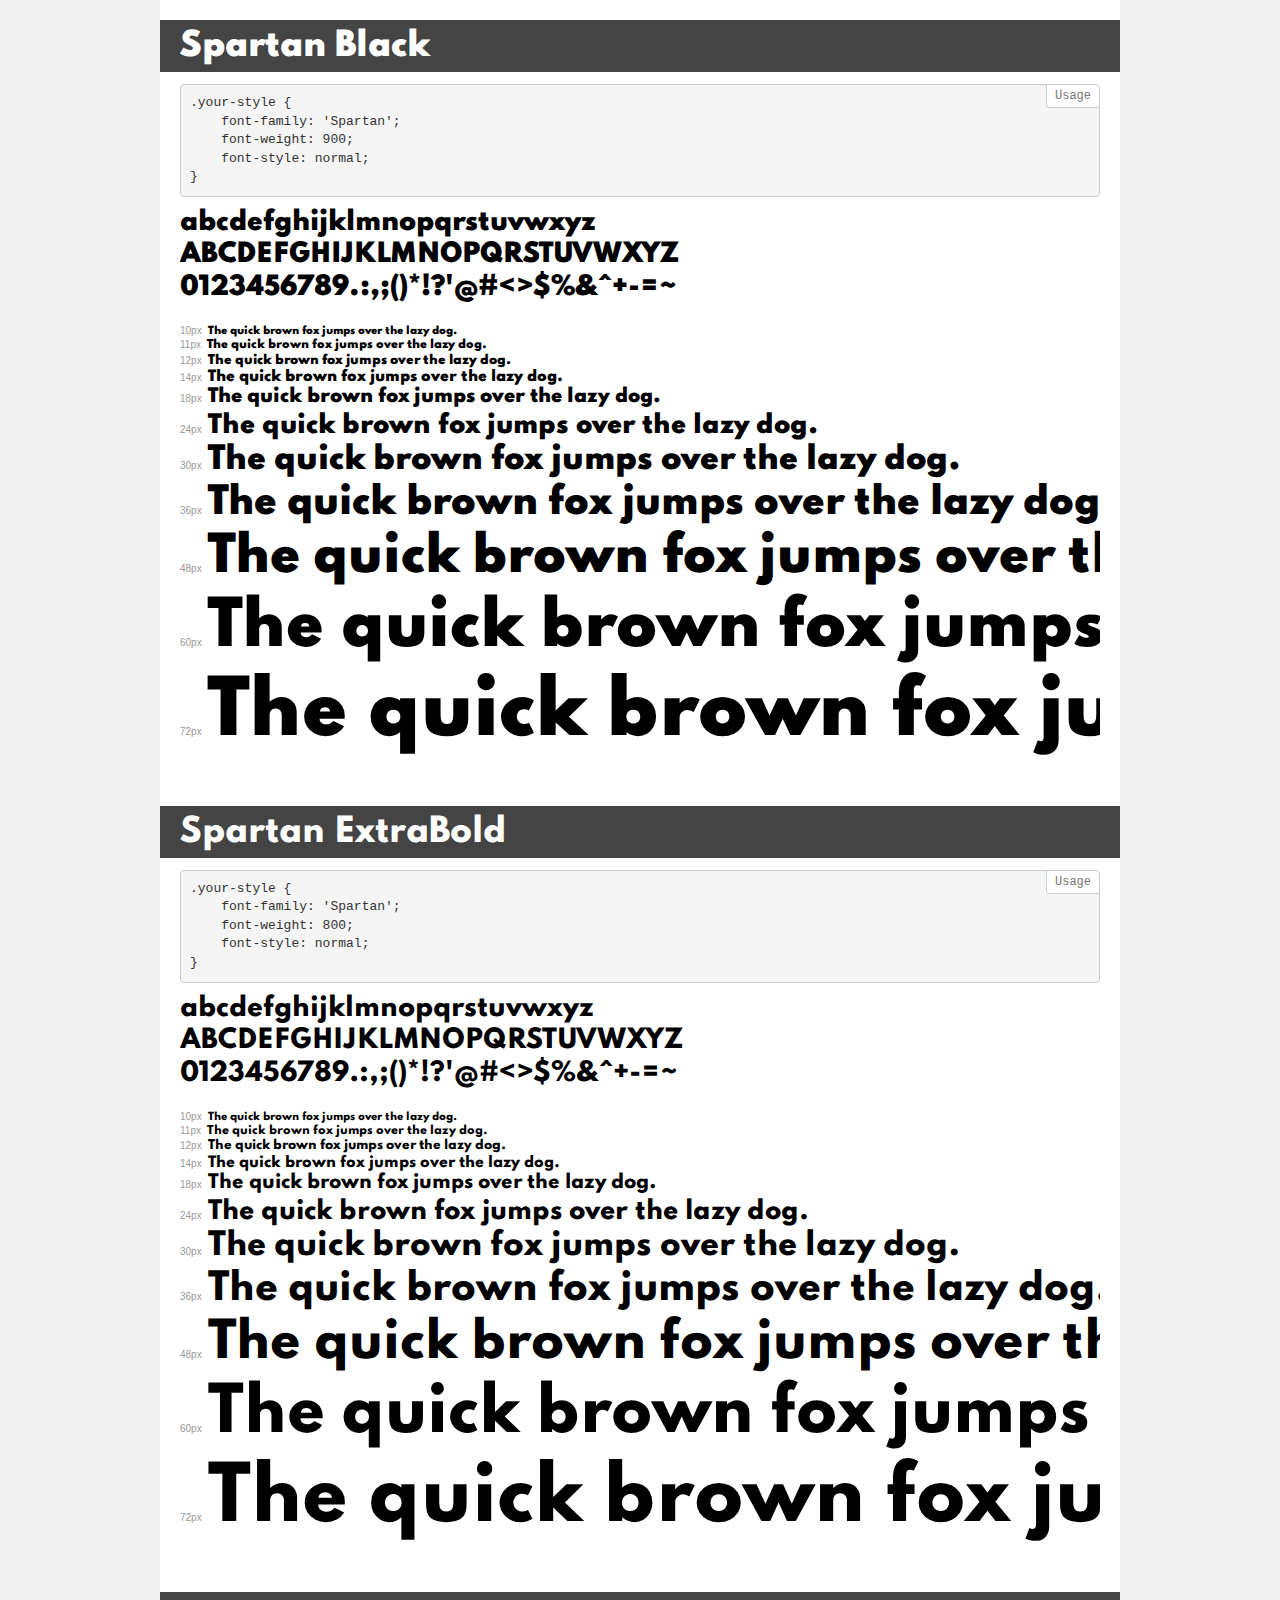
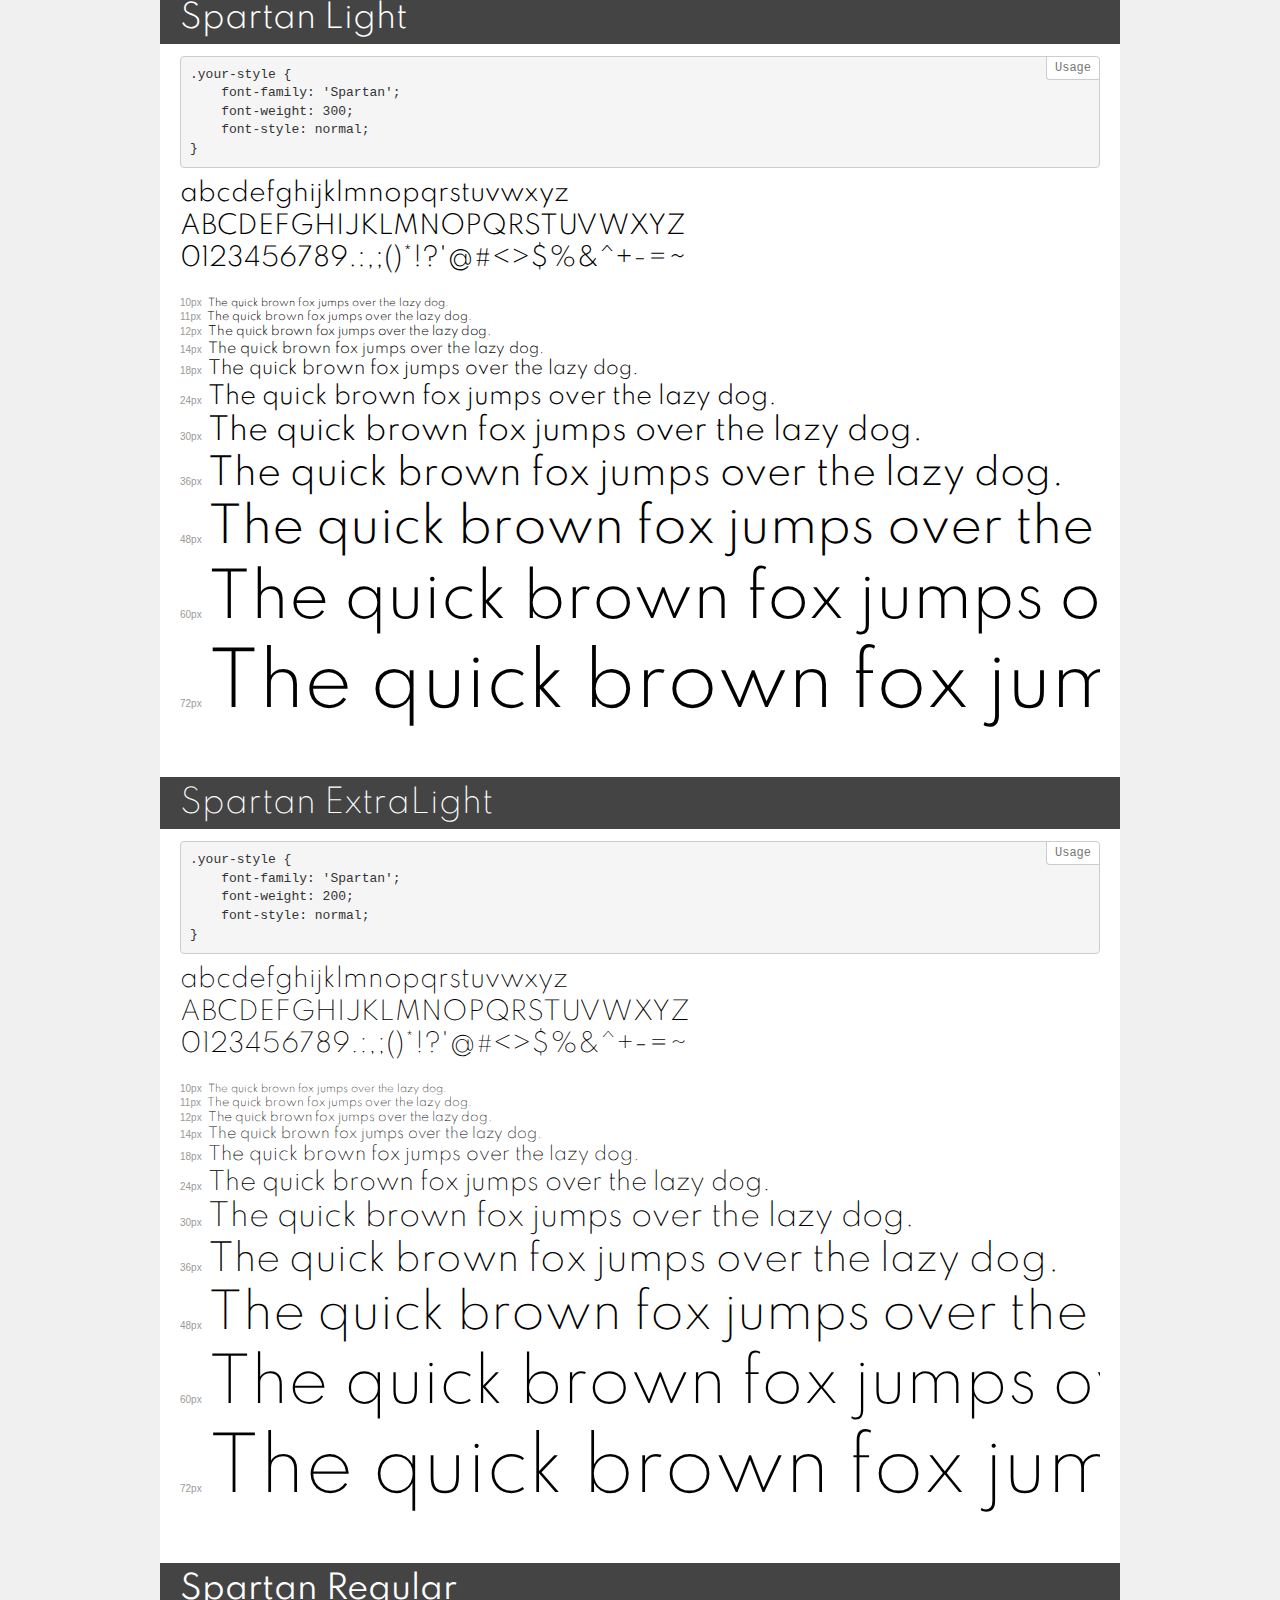
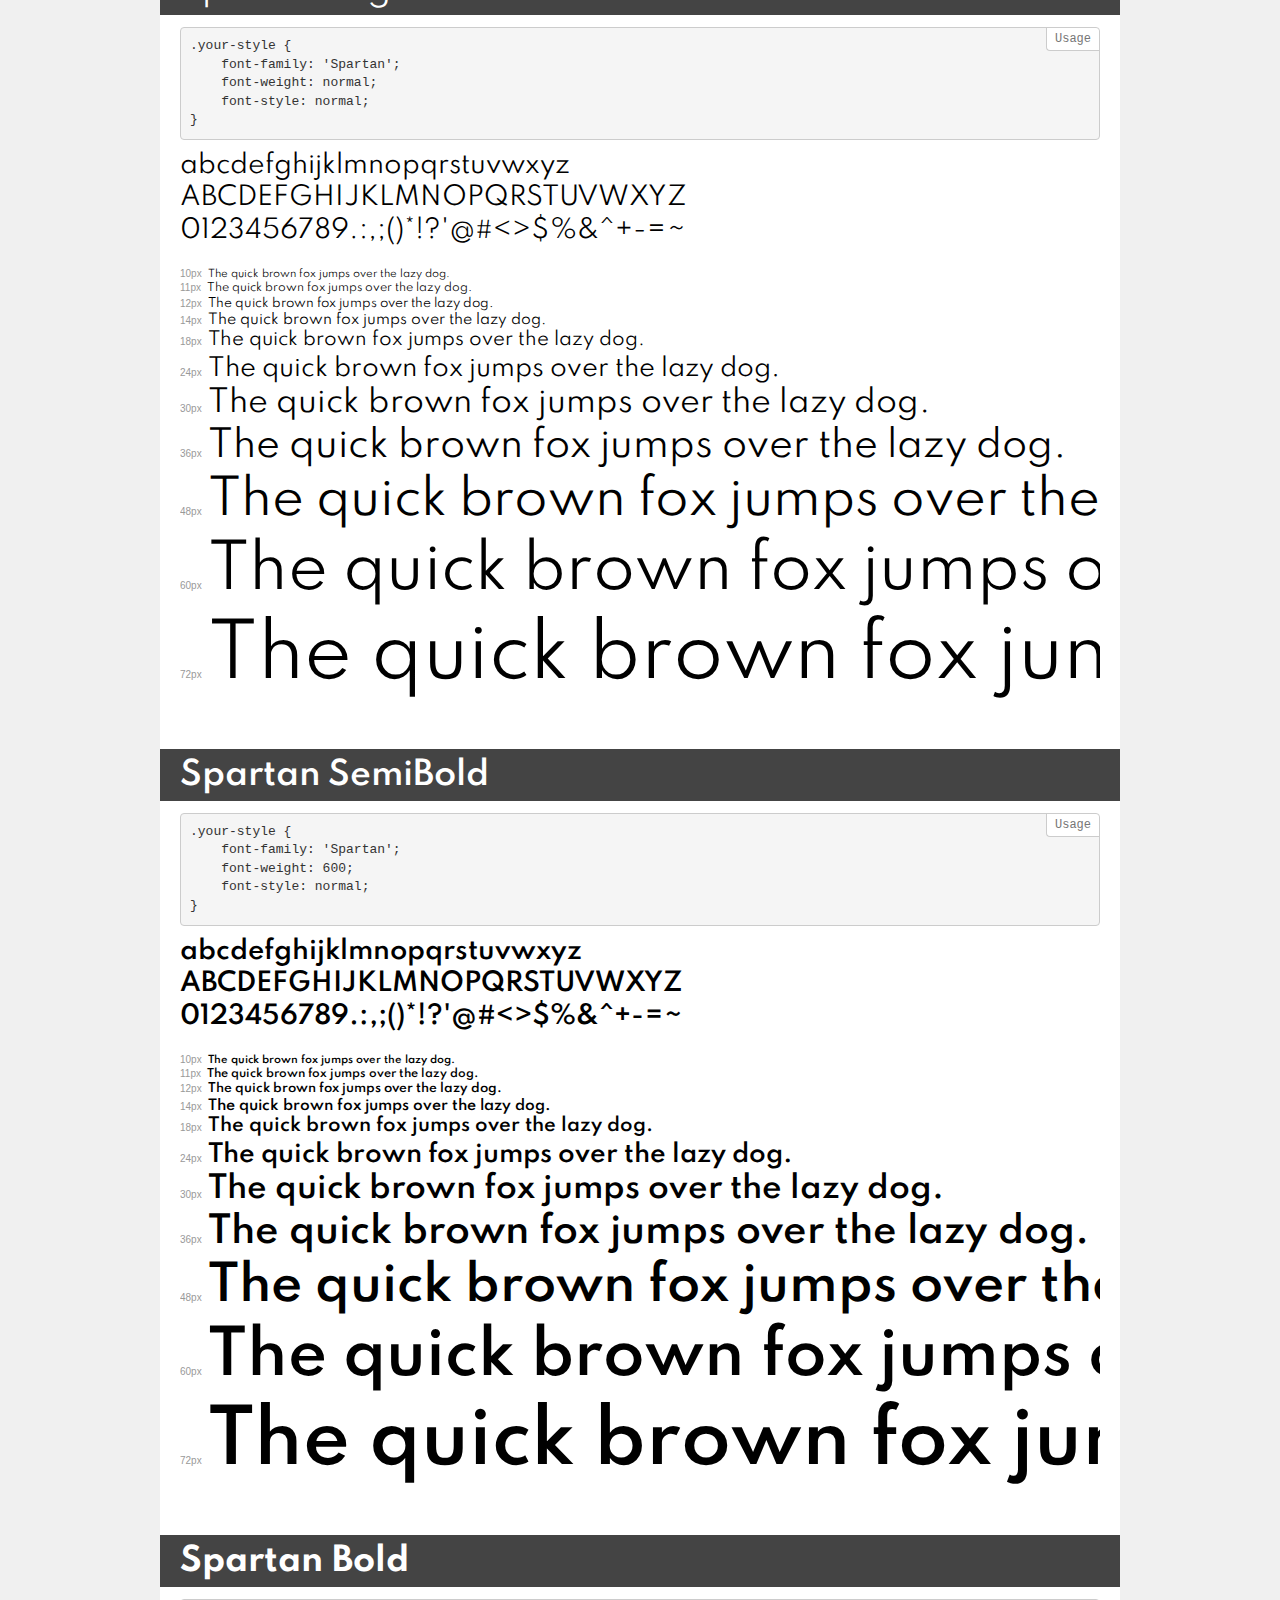
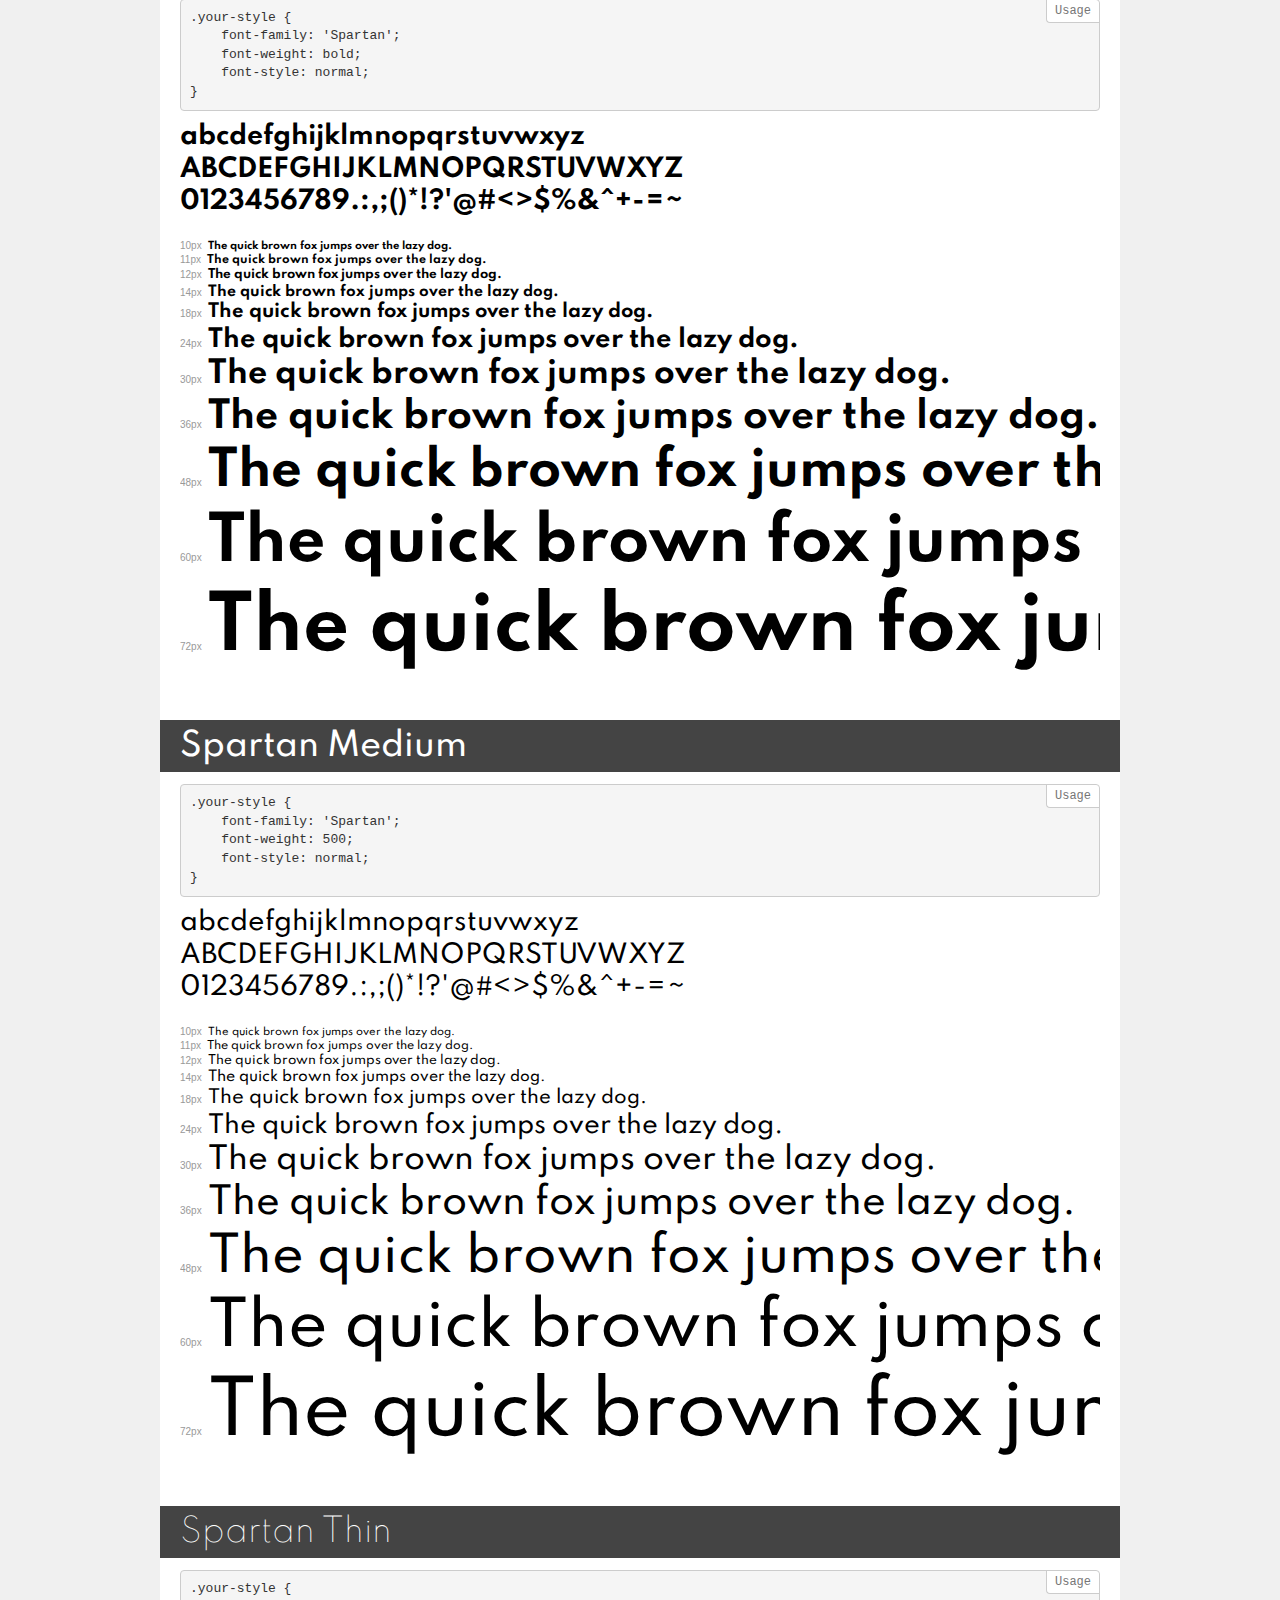
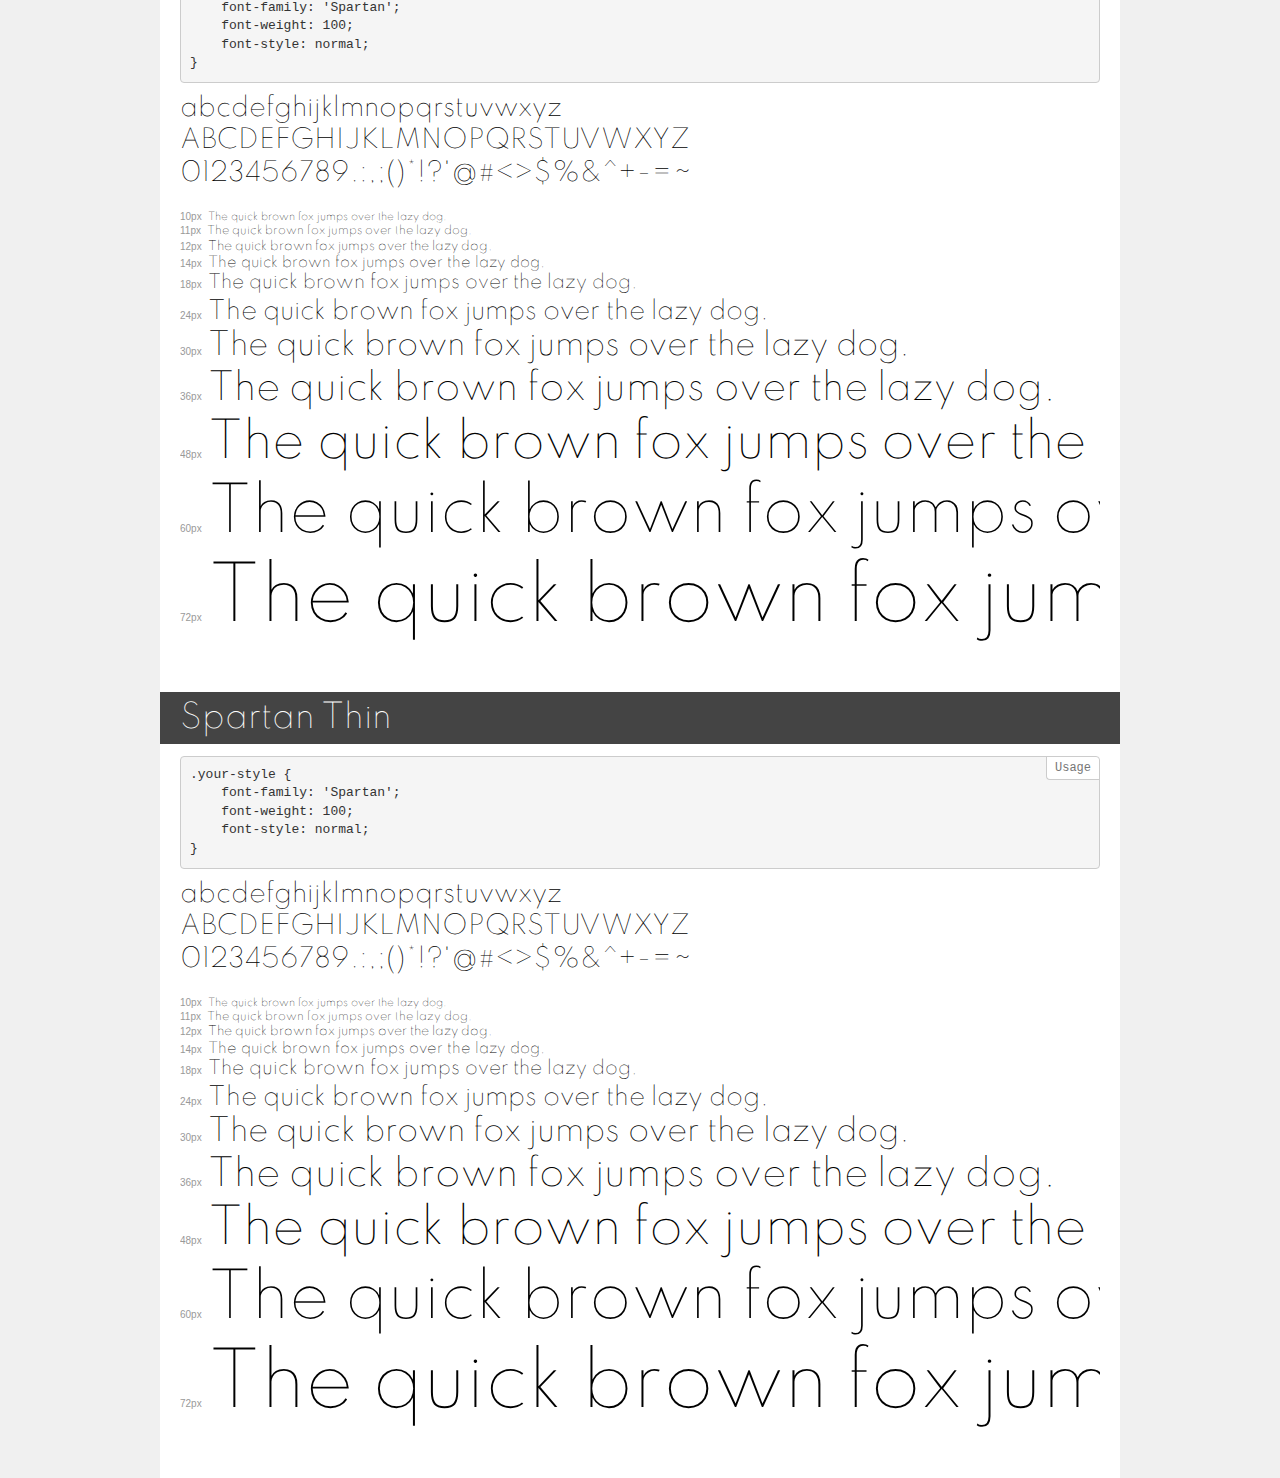
<file: social-proof-section-master/Font/demo.html>
<!DOCTYPE html>
<html lang="en">
<head>
    <meta charset="utf-8">
    <meta http-equiv="X-UA-Compatible" content="IE=edge">
    <meta name="viewport" content="width=device-width, initial-scale=1">
    <meta name="robots" content="noindex, noarchive">
    <meta name="format-detection" content="telephone=no">
    <title>Transfonter demo</title>
    <link href="stylesheet.css" rel="stylesheet">
    <style>
        /*
        http://meyerweb.com/eric/tools/css/reset/
        v2.0 | 20110126
        License: none (public domain)
        */
        html, body, div, span, applet, object, iframe,
        h1, h2, h3, h4, h5, h6, p, blockquote, pre,
        a, abbr, acronym, address, big, cite, code,
        del, dfn, em, img, ins, kbd, q, s, samp,
        small, strike, strong, sub, sup, tt, var,
        b, u, i, center,
        dl, dt, dd, ol, ul, li,
        fieldset, form, label, legend,
        table, caption, tbody, tfoot, thead, tr, th, td,
        article, aside, canvas, details, embed,
        figure, figcaption, footer, header, hgroup,
        menu, nav, output, ruby, section, summary,
        time, mark, audio, video {
            margin: 0;
            padding: 0;
            border: 0;
            font-size: 100%;
            font: inherit;
            vertical-align: baseline;
        }
        /* HTML5 display-role reset for older browsers */
        article, aside, details, figcaption, figure,
        footer, header, hgroup, menu, nav, section {
            display: block;
        }
        body {
            line-height: 1;
        }
        ol, ul {
            list-style: none;
        }
        blockquote, q {
            quotes: none;
        }
        blockquote:before, blockquote:after,
        q:before, q:after {
            content: '';
            content: none;
        }
        table {
            border-collapse: collapse;
            border-spacing: 0;
        }
        /* demo styles */
        body {
            background: #f0f0f0;
            color: #000;
        }
        .page {
            background: #fff;
            width: 920px;
            margin: 0 auto;
            padding: 20px 20px 0 20px;
            overflow: hidden;
        }
        .font-container {
            overflow-x: auto;
            overflow-y: hidden;
            margin-bottom: 40px;
            line-height: 1.3;
            white-space: nowrap;
            padding-bottom: 5px;
        }
        h1 {
            position: relative;
            background: #444;
            font-size: 32px;
            color: #fff;
            padding: 10px 20px;
            margin: 0 -20px 12px -20px;
        }
        .letters {
            font-size: 25px;
            margin-bottom: 20px;
        }
        .s10:before {
            content: '10px';
        }
        .s11:before {
            content: '11px';
        }
        .s12:before {
            content: '12px';
        }
        .s14:before {
            content: '14px';
        }
        .s18:before {
            content: '18px';
        }
        .s24:before {
            content: '24px';
        }
        .s30:before {
            content: '30px';
        }
        .s36:before {
            content: '36px';
        }
        .s48:before {
            content: '48px';
        }
        .s60:before {
            content: '60px';
        }
        .s72:before {
            content: '72px';
        }
        .s10:before, .s11:before, .s12:before, .s14:before,
        .s18:before, .s24:before, .s30:before, .s36:before,
        .s48:before, .s60:before, .s72:before {
            font-family: Arial, sans-serif;
            font-size: 10px;
            font-weight: normal;
            font-style: normal;
            color: #999;
            padding-right: 6px;
        }
        pre {
            display: block;
            position: relative;
            padding: 9px;
            margin: 0 0 10px;
            font-family: Monaco, Menlo, Consolas, "Courier New", monospace;
            font-size: 13px;
            line-height: 1.428571429;
            color: #333;
            font-weight: normal;
            font-style: normal;
            background-color: #f5f5f5;
            border: 1px solid #ccc;
            overflow-x: auto;
            border-radius: 4px;
        }
        pre:after {
            display: block;
            position: absolute;
            right: 0;
            top: 0;
            content: 'Usage';
            line-height: 1;
            padding: 5px 8px;
            font-size: 12px;
            color: #767676;
            background-color: #fff;
            border: 1px solid #ccc;
            border-right: none;
            border-top: none;
            border-radius: 0 4px 0 4px;
            z-index: 10;
        }
        /* responsive */
        @media (max-width: 959px) {
            .page {
                width: auto;
                margin: 0;
            }
        }
    </style>
</head>
<body>
<div class="page">
    <div class="demo">
        <h1 style="font-family: 'Spartan'; font-weight: 900; font-style: normal;">Spartan Black</h1>
        <pre>.your-style {
    font-family: 'Spartan';
    font-weight: 900;
    font-style: normal;
}</pre>
        <div class="font-container" style="font-family: 'Spartan'; font-weight: 900; font-style: normal;">
            <p class="letters">
                abcdefghijklmnopqrstuvwxyz<br>
ABCDEFGHIJKLMNOPQRSTUVWXYZ<br>
                0123456789.:,;()*!?'@#<>$%&^+-=~
            </p>
            <p class="s10" style="font-size: 10px;">The quick brown fox jumps over the lazy dog.</p>
            <p class="s11" style="font-size: 11px;">The quick brown fox jumps over the lazy dog.</p>
            <p class="s12" style="font-size: 12px;">The quick brown fox jumps over the lazy dog.</p>
            <p class="s14" style="font-size: 14px;">The quick brown fox jumps over the lazy dog.</p>
            <p class="s18" style="font-size: 18px;">The quick brown fox jumps over the lazy dog.</p>
            <p class="s24" style="font-size: 24px;">The quick brown fox jumps over the lazy dog.</p>
            <p class="s30" style="font-size: 30px;">The quick brown fox jumps over the lazy dog.</p>
            <p class="s36" style="font-size: 36px;">The quick brown fox jumps over the lazy dog.</p>
            <p class="s48" style="font-size: 48px;">The quick brown fox jumps over the lazy dog.</p>
            <p class="s60" style="font-size: 60px;">The quick brown fox jumps over the lazy dog.</p>
            <p class="s72" style="font-size: 72px;">The quick brown fox jumps over the lazy dog.</p>
        </div>
    </div>
    <div class="demo">
        <h1 style="font-family: 'Spartan'; font-weight: 800; font-style: normal;">Spartan ExtraBold</h1>
        <pre>.your-style {
    font-family: 'Spartan';
    font-weight: 800;
    font-style: normal;
}</pre>
        <div class="font-container" style="font-family: 'Spartan'; font-weight: 800; font-style: normal;">
            <p class="letters">
                abcdefghijklmnopqrstuvwxyz<br>
ABCDEFGHIJKLMNOPQRSTUVWXYZ<br>
                0123456789.:,;()*!?'@#<>$%&^+-=~
            </p>
            <p class="s10" style="font-size: 10px;">The quick brown fox jumps over the lazy dog.</p>
            <p class="s11" style="font-size: 11px;">The quick brown fox jumps over the lazy dog.</p>
            <p class="s12" style="font-size: 12px;">The quick brown fox jumps over the lazy dog.</p>
            <p class="s14" style="font-size: 14px;">The quick brown fox jumps over the lazy dog.</p>
            <p class="s18" style="font-size: 18px;">The quick brown fox jumps over the lazy dog.</p>
            <p class="s24" style="font-size: 24px;">The quick brown fox jumps over the lazy dog.</p>
            <p class="s30" style="font-size: 30px;">The quick brown fox jumps over the lazy dog.</p>
            <p class="s36" style="font-size: 36px;">The quick brown fox jumps over the lazy dog.</p>
            <p class="s48" style="font-size: 48px;">The quick brown fox jumps over the lazy dog.</p>
            <p class="s60" style="font-size: 60px;">The quick brown fox jumps over the lazy dog.</p>
            <p class="s72" style="font-size: 72px;">The quick brown fox jumps over the lazy dog.</p>
        </div>
    </div>
    <div class="demo">
        <h1 style="font-family: 'Spartan'; font-weight: 300; font-style: normal;">Spartan Light</h1>
        <pre>.your-style {
    font-family: 'Spartan';
    font-weight: 300;
    font-style: normal;
}</pre>
        <div class="font-container" style="font-family: 'Spartan'; font-weight: 300; font-style: normal;">
            <p class="letters">
                abcdefghijklmnopqrstuvwxyz<br>
ABCDEFGHIJKLMNOPQRSTUVWXYZ<br>
                0123456789.:,;()*!?'@#<>$%&^+-=~
            </p>
            <p class="s10" style="font-size: 10px;">The quick brown fox jumps over the lazy dog.</p>
            <p class="s11" style="font-size: 11px;">The quick brown fox jumps over the lazy dog.</p>
            <p class="s12" style="font-size: 12px;">The quick brown fox jumps over the lazy dog.</p>
            <p class="s14" style="font-size: 14px;">The quick brown fox jumps over the lazy dog.</p>
            <p class="s18" style="font-size: 18px;">The quick brown fox jumps over the lazy dog.</p>
            <p class="s24" style="font-size: 24px;">The quick brown fox jumps over the lazy dog.</p>
            <p class="s30" style="font-size: 30px;">The quick brown fox jumps over the lazy dog.</p>
            <p class="s36" style="font-size: 36px;">The quick brown fox jumps over the lazy dog.</p>
            <p class="s48" style="font-size: 48px;">The quick brown fox jumps over the lazy dog.</p>
            <p class="s60" style="font-size: 60px;">The quick brown fox jumps over the lazy dog.</p>
            <p class="s72" style="font-size: 72px;">The quick brown fox jumps over the lazy dog.</p>
        </div>
    </div>
    <div class="demo">
        <h1 style="font-family: 'Spartan'; font-weight: 200; font-style: normal;">Spartan ExtraLight</h1>
        <pre>.your-style {
    font-family: 'Spartan';
    font-weight: 200;
    font-style: normal;
}</pre>
        <div class="font-container" style="font-family: 'Spartan'; font-weight: 200; font-style: normal;">
            <p class="letters">
                abcdefghijklmnopqrstuvwxyz<br>
ABCDEFGHIJKLMNOPQRSTUVWXYZ<br>
                0123456789.:,;()*!?'@#<>$%&^+-=~
            </p>
            <p class="s10" style="font-size: 10px;">The quick brown fox jumps over the lazy dog.</p>
            <p class="s11" style="font-size: 11px;">The quick brown fox jumps over the lazy dog.</p>
            <p class="s12" style="font-size: 12px;">The quick brown fox jumps over the lazy dog.</p>
            <p class="s14" style="font-size: 14px;">The quick brown fox jumps over the lazy dog.</p>
            <p class="s18" style="font-size: 18px;">The quick brown fox jumps over the lazy dog.</p>
            <p class="s24" style="font-size: 24px;">The quick brown fox jumps over the lazy dog.</p>
            <p class="s30" style="font-size: 30px;">The quick brown fox jumps over the lazy dog.</p>
            <p class="s36" style="font-size: 36px;">The quick brown fox jumps over the lazy dog.</p>
            <p class="s48" style="font-size: 48px;">The quick brown fox jumps over the lazy dog.</p>
            <p class="s60" style="font-size: 60px;">The quick brown fox jumps over the lazy dog.</p>
            <p class="s72" style="font-size: 72px;">The quick brown fox jumps over the lazy dog.</p>
        </div>
    </div>
    <div class="demo">
        <h1 style="font-family: 'Spartan'; font-weight: normal; font-style: normal;">Spartan Regular</h1>
        <pre>.your-style {
    font-family: 'Spartan';
    font-weight: normal;
    font-style: normal;
}</pre>
        <div class="font-container" style="font-family: 'Spartan'; font-weight: normal; font-style: normal;">
            <p class="letters">
                abcdefghijklmnopqrstuvwxyz<br>
ABCDEFGHIJKLMNOPQRSTUVWXYZ<br>
                0123456789.:,;()*!?'@#<>$%&^+-=~
            </p>
            <p class="s10" style="font-size: 10px;">The quick brown fox jumps over the lazy dog.</p>
            <p class="s11" style="font-size: 11px;">The quick brown fox jumps over the lazy dog.</p>
            <p class="s12" style="font-size: 12px;">The quick brown fox jumps over the lazy dog.</p>
            <p class="s14" style="font-size: 14px;">The quick brown fox jumps over the lazy dog.</p>
            <p class="s18" style="font-size: 18px;">The quick brown fox jumps over the lazy dog.</p>
            <p class="s24" style="font-size: 24px;">The quick brown fox jumps over the lazy dog.</p>
            <p class="s30" style="font-size: 30px;">The quick brown fox jumps over the lazy dog.</p>
            <p class="s36" style="font-size: 36px;">The quick brown fox jumps over the lazy dog.</p>
            <p class="s48" style="font-size: 48px;">The quick brown fox jumps over the lazy dog.</p>
            <p class="s60" style="font-size: 60px;">The quick brown fox jumps over the lazy dog.</p>
            <p class="s72" style="font-size: 72px;">The quick brown fox jumps over the lazy dog.</p>
        </div>
    </div>
    <div class="demo">
        <h1 style="font-family: 'Spartan'; font-weight: 600; font-style: normal;">Spartan SemiBold</h1>
        <pre>.your-style {
    font-family: 'Spartan';
    font-weight: 600;
    font-style: normal;
}</pre>
        <div class="font-container" style="font-family: 'Spartan'; font-weight: 600; font-style: normal;">
            <p class="letters">
                abcdefghijklmnopqrstuvwxyz<br>
ABCDEFGHIJKLMNOPQRSTUVWXYZ<br>
                0123456789.:,;()*!?'@#<>$%&^+-=~
            </p>
            <p class="s10" style="font-size: 10px;">The quick brown fox jumps over the lazy dog.</p>
            <p class="s11" style="font-size: 11px;">The quick brown fox jumps over the lazy dog.</p>
            <p class="s12" style="font-size: 12px;">The quick brown fox jumps over the lazy dog.</p>
            <p class="s14" style="font-size: 14px;">The quick brown fox jumps over the lazy dog.</p>
            <p class="s18" style="font-size: 18px;">The quick brown fox jumps over the lazy dog.</p>
            <p class="s24" style="font-size: 24px;">The quick brown fox jumps over the lazy dog.</p>
            <p class="s30" style="font-size: 30px;">The quick brown fox jumps over the lazy dog.</p>
            <p class="s36" style="font-size: 36px;">The quick brown fox jumps over the lazy dog.</p>
            <p class="s48" style="font-size: 48px;">The quick brown fox jumps over the lazy dog.</p>
            <p class="s60" style="font-size: 60px;">The quick brown fox jumps over the lazy dog.</p>
            <p class="s72" style="font-size: 72px;">The quick brown fox jumps over the lazy dog.</p>
        </div>
    </div>
    <div class="demo">
        <h1 style="font-family: 'Spartan'; font-weight: bold; font-style: normal;">Spartan Bold</h1>
        <pre>.your-style {
    font-family: 'Spartan';
    font-weight: bold;
    font-style: normal;
}</pre>
        <div class="font-container" style="font-family: 'Spartan'; font-weight: bold; font-style: normal;">
            <p class="letters">
                abcdefghijklmnopqrstuvwxyz<br>
ABCDEFGHIJKLMNOPQRSTUVWXYZ<br>
                0123456789.:,;()*!?'@#<>$%&^+-=~
            </p>
            <p class="s10" style="font-size: 10px;">The quick brown fox jumps over the lazy dog.</p>
            <p class="s11" style="font-size: 11px;">The quick brown fox jumps over the lazy dog.</p>
            <p class="s12" style="font-size: 12px;">The quick brown fox jumps over the lazy dog.</p>
            <p class="s14" style="font-size: 14px;">The quick brown fox jumps over the lazy dog.</p>
            <p class="s18" style="font-size: 18px;">The quick brown fox jumps over the lazy dog.</p>
            <p class="s24" style="font-size: 24px;">The quick brown fox jumps over the lazy dog.</p>
            <p class="s30" style="font-size: 30px;">The quick brown fox jumps over the lazy dog.</p>
            <p class="s36" style="font-size: 36px;">The quick brown fox jumps over the lazy dog.</p>
            <p class="s48" style="font-size: 48px;">The quick brown fox jumps over the lazy dog.</p>
            <p class="s60" style="font-size: 60px;">The quick brown fox jumps over the lazy dog.</p>
            <p class="s72" style="font-size: 72px;">The quick brown fox jumps over the lazy dog.</p>
        </div>
    </div>
    <div class="demo">
        <h1 style="font-family: 'Spartan'; font-weight: 500; font-style: normal;">Spartan Medium</h1>
        <pre>.your-style {
    font-family: 'Spartan';
    font-weight: 500;
    font-style: normal;
}</pre>
        <div class="font-container" style="font-family: 'Spartan'; font-weight: 500; font-style: normal;">
            <p class="letters">
                abcdefghijklmnopqrstuvwxyz<br>
ABCDEFGHIJKLMNOPQRSTUVWXYZ<br>
                0123456789.:,;()*!?'@#<>$%&^+-=~
            </p>
            <p class="s10" style="font-size: 10px;">The quick brown fox jumps over the lazy dog.</p>
            <p class="s11" style="font-size: 11px;">The quick brown fox jumps over the lazy dog.</p>
            <p class="s12" style="font-size: 12px;">The quick brown fox jumps over the lazy dog.</p>
            <p class="s14" style="font-size: 14px;">The quick brown fox jumps over the lazy dog.</p>
            <p class="s18" style="font-size: 18px;">The quick brown fox jumps over the lazy dog.</p>
            <p class="s24" style="font-size: 24px;">The quick brown fox jumps over the lazy dog.</p>
            <p class="s30" style="font-size: 30px;">The quick brown fox jumps over the lazy dog.</p>
            <p class="s36" style="font-size: 36px;">The quick brown fox jumps over the lazy dog.</p>
            <p class="s48" style="font-size: 48px;">The quick brown fox jumps over the lazy dog.</p>
            <p class="s60" style="font-size: 60px;">The quick brown fox jumps over the lazy dog.</p>
            <p class="s72" style="font-size: 72px;">The quick brown fox jumps over the lazy dog.</p>
        </div>
    </div>
    <div class="demo">
        <h1 style="font-family: 'Spartan'; font-weight: 100; font-style: normal;">Spartan Thin</h1>
        <pre>.your-style {
    font-family: 'Spartan';
    font-weight: 100;
    font-style: normal;
}</pre>
        <div class="font-container" style="font-family: 'Spartan'; font-weight: 100; font-style: normal;">
            <p class="letters">
                abcdefghijklmnopqrstuvwxyz<br>
ABCDEFGHIJKLMNOPQRSTUVWXYZ<br>
                0123456789.:,;()*!?'@#<>$%&^+-=~
            </p>
            <p class="s10" style="font-size: 10px;">The quick brown fox jumps over the lazy dog.</p>
            <p class="s11" style="font-size: 11px;">The quick brown fox jumps over the lazy dog.</p>
            <p class="s12" style="font-size: 12px;">The quick brown fox jumps over the lazy dog.</p>
            <p class="s14" style="font-size: 14px;">The quick brown fox jumps over the lazy dog.</p>
            <p class="s18" style="font-size: 18px;">The quick brown fox jumps over the lazy dog.</p>
            <p class="s24" style="font-size: 24px;">The quick brown fox jumps over the lazy dog.</p>
            <p class="s30" style="font-size: 30px;">The quick brown fox jumps over the lazy dog.</p>
            <p class="s36" style="font-size: 36px;">The quick brown fox jumps over the lazy dog.</p>
            <p class="s48" style="font-size: 48px;">The quick brown fox jumps over the lazy dog.</p>
            <p class="s60" style="font-size: 60px;">The quick brown fox jumps over the lazy dog.</p>
            <p class="s72" style="font-size: 72px;">The quick brown fox jumps over the lazy dog.</p>
        </div>
    </div>
    <div class="demo">
        <h1 style="font-family: 'Spartan'; font-weight: 100; font-style: normal;">Spartan Thin</h1>
        <pre>.your-style {
    font-family: 'Spartan';
    font-weight: 100;
    font-style: normal;
}</pre>
        <div class="font-container" style="font-family: 'Spartan'; font-weight: 100; font-style: normal;">
            <p class="letters">
                abcdefghijklmnopqrstuvwxyz<br>
ABCDEFGHIJKLMNOPQRSTUVWXYZ<br>
                0123456789.:,;()*!?'@#<>$%&^+-=~
            </p>
            <p class="s10" style="font-size: 10px;">The quick brown fox jumps over the lazy dog.</p>
            <p class="s11" style="font-size: 11px;">The quick brown fox jumps over the lazy dog.</p>
            <p class="s12" style="font-size: 12px;">The quick brown fox jumps over the lazy dog.</p>
            <p class="s14" style="font-size: 14px;">The quick brown fox jumps over the lazy dog.</p>
            <p class="s18" style="font-size: 18px;">The quick brown fox jumps over the lazy dog.</p>
            <p class="s24" style="font-size: 24px;">The quick brown fox jumps over the lazy dog.</p>
            <p class="s30" style="font-size: 30px;">The quick brown fox jumps over the lazy dog.</p>
            <p class="s36" style="font-size: 36px;">The quick brown fox jumps over the lazy dog.</p>
            <p class="s48" style="font-size: 48px;">The quick brown fox jumps over the lazy dog.</p>
            <p class="s60" style="font-size: 60px;">The quick brown fox jumps over the lazy dog.</p>
            <p class="s72" style="font-size: 72px;">The quick brown fox jumps over the lazy dog.</p>
        </div>
    </div>
</div>
</body>
</html>
</file>
<file: social-proof-section-master/Font/stylesheet.css>
@font-face {
    font-family: 'Spartan';
    src: url('Spartan-Black.eot');
    src: url('Spartan-Black.eot?#iefix') format('embedded-opentype'),
        url('Spartan-Black.woff2') format('woff2'),
        url('Spartan-Black.woff') format('woff'),
        url('Spartan-Black.ttf') format('truetype');
    font-weight: 900;
    font-style: normal;
    font-display: swap;
}

@font-face {
    font-family: 'Spartan';
    src: url('Spartan-ExtraBold.eot');
    src: url('Spartan-ExtraBold.eot?#iefix') format('embedded-opentype'),
        url('Spartan-ExtraBold.woff2') format('woff2'),
        url('Spartan-ExtraBold.woff') format('woff'),
        url('Spartan-ExtraBold.ttf') format('truetype');
    font-weight: 800;
    font-style: normal;
    font-display: swap;
}

@font-face {
    font-family: 'Spartan';
    src: url('Spartan-Light.eot');
    src: url('Spartan-Light.eot?#iefix') format('embedded-opentype'),
        url('Spartan-Light.woff2') format('woff2'),
        url('Spartan-Light.woff') format('woff'),
        url('Spartan-Light.ttf') format('truetype');
    font-weight: 300;
    font-style: normal;
    font-display: swap;
}

@font-face {
    font-family: 'Spartan';
    src: url('Spartan-ExtraLight.eot');
    src: url('Spartan-ExtraLight.eot?#iefix') format('embedded-opentype'),
        url('Spartan-ExtraLight.woff2') format('woff2'),
        url('Spartan-ExtraLight.woff') format('woff'),
        url('Spartan-ExtraLight.ttf') format('truetype');
    font-weight: 200;
    font-style: normal;
    font-display: swap;
}

@font-face {
    font-family: 'Spartan';
    src: url('Spartan-Regular.eot');
    src: url('Spartan-Regular.eot?#iefix') format('embedded-opentype'),
        url('Spartan-Regular.woff2') format('woff2'),
        url('Spartan-Regular.woff') format('woff'),
        url('Spartan-Regular.ttf') format('truetype');
    font-weight: normal;
    font-style: normal;
    font-display: swap;
}

@font-face {
    font-family: 'Spartan';
    src: url('Spartan-SemiBold.eot');
    src: url('Spartan-SemiBold.eot?#iefix') format('embedded-opentype'),
        url('Spartan-SemiBold.woff2') format('woff2'),
        url('Spartan-SemiBold.woff') format('woff'),
        url('Spartan-SemiBold.ttf') format('truetype');
    font-weight: 600;
    font-style: normal;
    font-display: swap;
}

@font-face {
    font-family: 'Spartan';
    src: url('Spartan-Bold.eot');
    src: url('Spartan-Bold.eot?#iefix') format('embedded-opentype'),
        url('Spartan-Bold.woff2') format('woff2'),
        url('Spartan-Bold.woff') format('woff'),
        url('Spartan-Bold.ttf') format('truetype');
    font-weight: bold;
    font-style: normal;
    font-display: swap;
}

@font-face {
    font-family: 'Spartan';
    src: url('Spartan-Medium.eot');
    src: url('Spartan-Medium.eot?#iefix') format('embedded-opentype'),
        url('Spartan-Medium.woff2') format('woff2'),
        url('Spartan-Medium.woff') format('woff'),
        url('Spartan-Medium.ttf') format('truetype');
    font-weight: 500;
    font-style: normal;
    font-display: swap;
}

@font-face {
    font-family: 'Spartan';
    src: url('Spartan-Thin.eot');
    src: url('Spartan-Thin.eot?#iefix') format('embedded-opentype'),
        url('Spartan-Thin.woff2') format('woff2'),
        url('Spartan-Thin.woff') format('woff'),
        url('Spartan-Thin.ttf') format('truetype');
    font-weight: 100;
    font-style: normal;
    font-display: swap;
}

@font-face {
    font-family: 'Spartan';
    src: url('Spartan-Thin_1.eot');
    src: url('Spartan-Thin_1.eot?#iefix') format('embedded-opentype'),
        url('Spartan-Thin_1.woff2') format('woff2'),
        url('Spartan-Thin_1.woff') format('woff'),
        url('Spartan-Thin_1.ttf') format('truetype');
    font-weight: 100;
    font-style: normal;
    font-display: swap;
}
</file>
